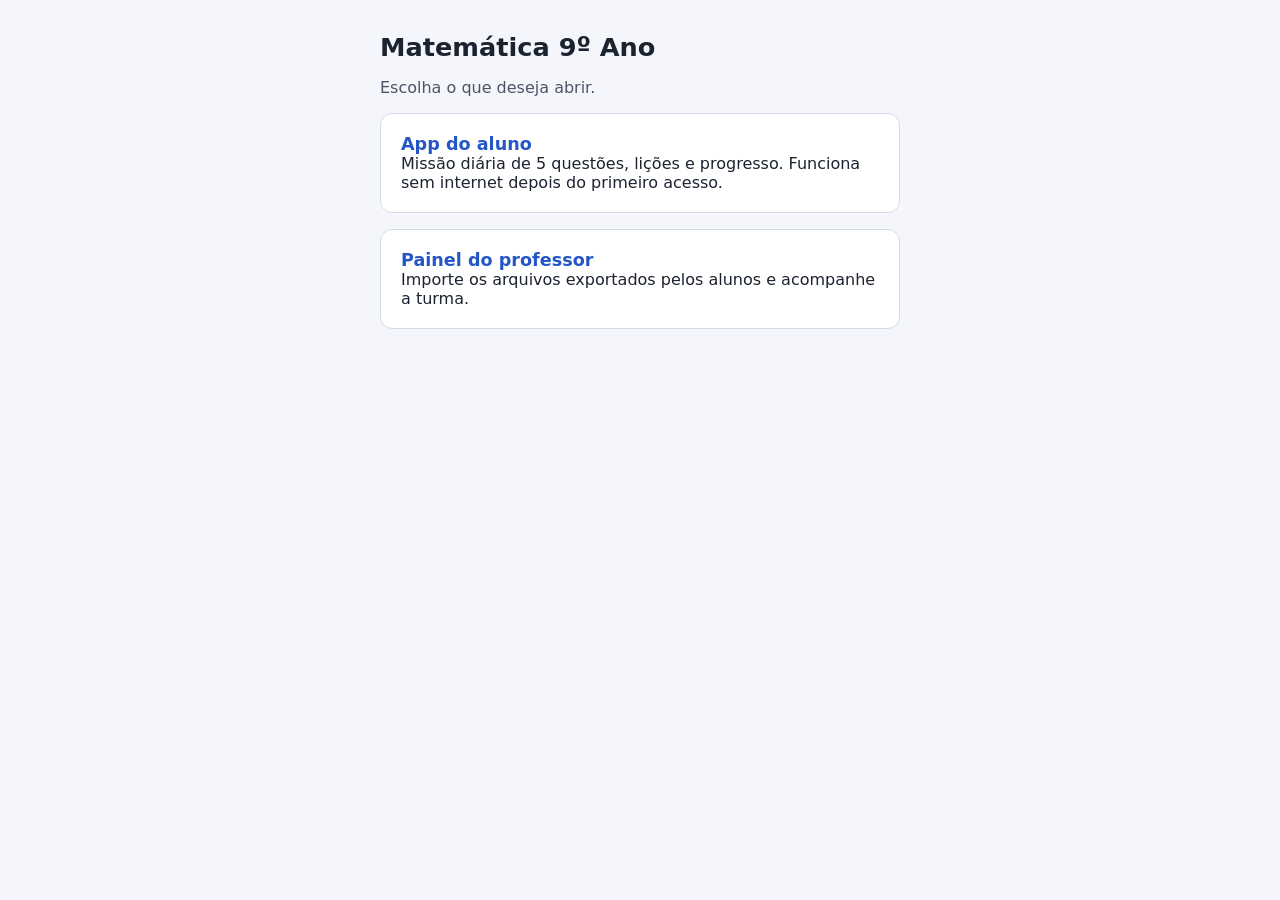
<file: index.html>
<!doctype html>
<html lang="pt-BR">
<head>
  <meta charset="utf-8">
  <meta name="viewport" content="width=device-width, initial-scale=1">
  <title>Matemática 9º Ano</title>
  <style>
    body { margin: 0; font-family: system-ui, sans-serif; background: #f4f6fb; color: #1b2330; }
    main { max-width: 520px; margin: 0 auto; padding: 32px 16px; }
    h1 { font-size: 1.6rem; margin: 0 0 8px; }
    p { color: #4a5568; }
    a.cartao { display: block; margin: 16px 0; padding: 20px; background: #fff; border: 1px solid #d5dbe6; border-radius: 12px; color: inherit; text-decoration: none; }
    a.cartao:hover, a.cartao:focus-visible { border-color: #2457c5; outline: 2px solid #2457c5; }
    a.cartao strong { display: block; font-size: 1.1rem; color: #2457c5; }
  </style>
</head>
<body>
  <main>
    <h1>Matemática 9º Ano</h1>
    <p>Escolha o que deseja abrir.</p>
    <a class="cartao" href="app-matematica-9ano/"><strong>App do aluno</strong>Missão diária de 5 questões, lições e progresso. Funciona sem internet depois do primeiro acesso.</a>
    <a class="cartao" href="painel-professor-9ano/"><strong>Painel do professor</strong>Importe os arquivos exportados pelos alunos e acompanhe a turma.</a>
  </main>
</body>
</html>
</file>
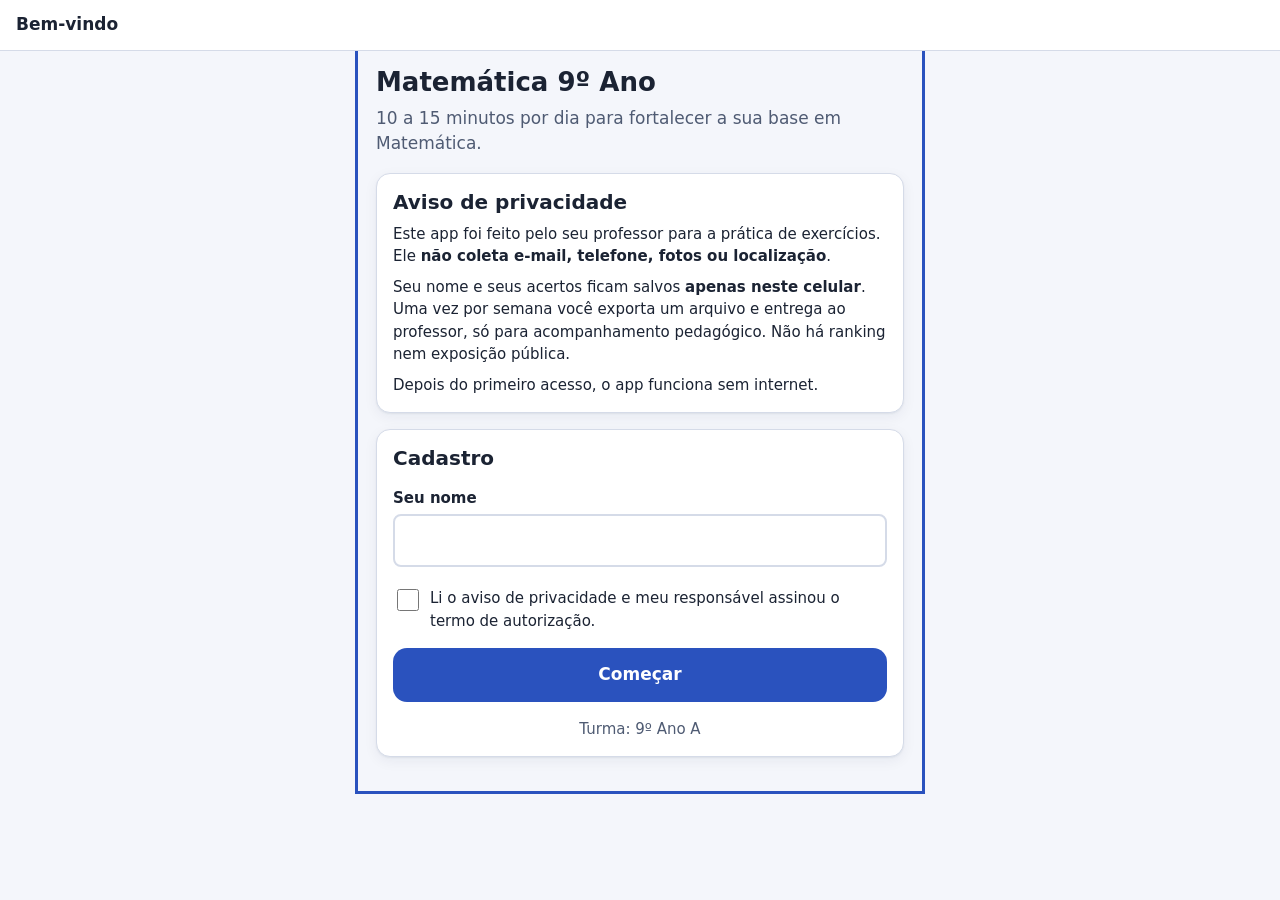
<file: app-matematica-9ano/index.html>
<!doctype html>
<html lang="pt-BR">
<head>
  <meta charset="utf-8">
  <meta name="viewport" content="width=device-width, initial-scale=1, viewport-fit=cover">
  <meta name="theme-color" content="#2a52be">
  <meta name="description" content="Prática diária de Matemática para o 9º ano. Funciona sem internet.">
  <title>Matemática 9º Ano</title>
  <link rel="manifest" href="manifest.webmanifest">
  <link rel="icon" href="icons/icone.svg" type="image/svg+xml">
  <link rel="apple-touch-icon" href="icons/icone-192.png">
  <meta name="apple-mobile-web-app-capable" content="yes">
  <meta name="mobile-web-app-capable" content="yes">
  <meta name="apple-mobile-web-app-title" content="Matemática 9º">
  <link rel="stylesheet" href="css/tokens.css">
  <link rel="stylesheet" href="css/base.css">
  <link rel="stylesheet" href="css/componentes.css">
  <link rel="stylesheet" href="css/telas.css">
</head>
<body class="sem-barra">
  <header class="app-topo">
    <span class="app-topo__titulo" id="titulo-pagina">Matemática 9º Ano</span>
    <span class="pequeno suave" id="topo-extra"></span>
  </header>

  <main id="conteudo" tabindex="-1">
    <p class="carregando">Carregando...</p>
  </main>

  <nav class="barra-inferior" aria-label="Navegação principal">
    <a href="#/home" data-aba="home">
      <svg viewBox="0 0 24 24" fill="none" stroke="currentColor" stroke-width="2" aria-hidden="true">
        <path d="M3 10.5 12 3l9 7.5V21a1 1 0 0 1-1 1h-5v-7H9v7H4a1 1 0 0 1-1-1z"/>
      </svg>
      Início
    </a>
    <a href="#/trilha" data-aba="trilha">
      <svg viewBox="0 0 24 24" fill="none" stroke="currentColor" stroke-width="2" aria-hidden="true">
        <circle cx="6" cy="6" r="2.5"/><circle cx="18" cy="12" r="2.5"/><circle cx="6" cy="18" r="2.5"/>
        <path d="M8.5 6h4a3.5 3.5 0 0 1 0 7H15M15.5 12H11a3 3 0 0 0 0 6H8.5"/>
      </svg>
      Trilha
    </a>
    <a href="#/perfil" data-aba="perfil">
      <svg viewBox="0 0 24 24" fill="none" stroke="currentColor" stroke-width="2" aria-hidden="true">
        <circle cx="12" cy="8" r="4"/><path d="M4 21a8 8 0 0 1 16 0"/>
      </svg>
      Perfil
    </a>
  </nav>

  <noscript>Este aplicativo precisa de JavaScript ativado.</noscript>
  <script src="vendor/dexie.min.js"></script>
  <script type="module" src="js/app.js"></script>
</body>
</html>
</file>
<file: app-matematica-9ano/css/tokens.css>
/* Variaveis de design. Paleta com contraste AA sobre fundo claro e escuro. */
:root {
  --cor-fundo: #f4f6fb;
  --cor-superficie: #ffffff;
  --cor-superficie-2: #eef1f8;
  --cor-borda: #d5dbe8;
  --cor-texto: #1b2333;
  --cor-texto-suave: #4f5b73;

  --cor-primaria: #2a52be;
  --cor-primaria-forte: #1d3d94;
  --cor-primaria-suave: #e3e9fb;
  --cor-sobre-primaria: #ffffff;

  --cor-sucesso: #1e7a46;
  --cor-sucesso-suave: #dff3e7;
  --cor-erro: #b3261e;
  --cor-erro-suave: #fbe3e1;
  --cor-alerta: #8a5a00;
  --cor-alerta-suave: #fff1cf;
  --cor-xp: #6b3fc4;
  --cor-streak: #c2410c;
  --cor-moeda: #8a6a00;

  --fonte: system-ui, -apple-system, "Segoe UI", Roboto, "Noto Sans", Arial, sans-serif;
  --fonte-mono: ui-monospace, "SFMono-Regular", Menlo, Consolas, monospace;
  --texto-xs: 0.8125rem;
  --texto-sm: 0.9375rem;
  --texto-md: 1.0625rem;
  --texto-lg: 1.25rem;
  --texto-xl: 1.625rem;

  --esp-1: 4px;
  --esp-2: 8px;
  --esp-3: 12px;
  --esp-4: 16px;
  --esp-5: 24px;
  --esp-6: 32px;

  --raio: 14px;
  --raio-sm: 8px;
  --sombra: 0 1px 2px rgba(20, 30, 60, 0.06), 0 4px 14px rgba(20, 30, 60, 0.06);
  --altura-barra: 64px;
  --largura-max: 560px;
  --transicao: 160ms ease;
}

@media (prefers-color-scheme: dark) {
  :root {
    --cor-fundo: #11151f;
    --cor-superficie: #1a202d;
    --cor-superficie-2: #232a3a;
    --cor-borda: #333c50;
    --cor-texto: #e8ecf5;
    --cor-texto-suave: #a9b3c8;
    --cor-primaria: #7f9cff;
    --cor-primaria-forte: #a7bbff;
    --cor-primaria-suave: #24305a;
    --cor-sobre-primaria: #0d1530;
    --cor-sucesso: #5fd08f;
    --cor-sucesso-suave: #173826;
    --cor-erro: #ff8a80;
    --cor-erro-suave: #45201d;
    --cor-alerta: #f2c45a;
    --cor-alerta-suave: #3d3012;
    --cor-xp: #b9a0ff;
    --cor-streak: #ff9a62;
    --cor-moeda: #f0cf5a;
    --sombra: 0 1px 2px rgba(0, 0, 0, 0.3);
  }
}
</file>
<file: app-matematica-9ano/css/base.css>
/* Reset e layout mobile-first. */
*,
*::before,
*::after {
  box-sizing: border-box;
}

html {
  -webkit-text-size-adjust: 100%;
}

body {
  margin: 0;
  font-family: var(--fonte);
  font-size: var(--texto-md);
  line-height: 1.5;
  color: var(--cor-texto);
  background: var(--cor-fundo);
  -webkit-tap-highlight-color: transparent;
}

h1, h2, h3, p {
  margin: 0;
}

h1 { font-size: var(--texto-xl); line-height: 1.2; }
h2 { font-size: var(--texto-lg); line-height: 1.25; }
h3 { font-size: var(--texto-md); }

button,
input,
textarea {
  font: inherit;
  color: inherit;
}

button {
  cursor: pointer;
}

img, svg {
  display: block;
  max-width: 100%;
}

:focus-visible {
  outline: 3px solid var(--cor-primaria);
  outline-offset: 2px;
}

sup, sub {
  font-size: 0.7em;
  line-height: 0;
}

/* Estrutura do app */
.app-topo {
  position: sticky;
  top: 0;
  z-index: 5;
  display: flex;
  align-items: center;
  justify-content: space-between;
  gap: var(--esp-3);
  padding: var(--esp-3) var(--esp-4);
  padding-top: calc(var(--esp-3) + env(safe-area-inset-top));
  background: var(--cor-superficie);
  border-bottom: 1px solid var(--cor-borda);
}

.app-topo__titulo {
  font-weight: 700;
  font-size: var(--texto-md);
}

#conteudo {
  max-width: var(--largura-max);
  margin: 0 auto;
  padding: var(--esp-4);
  padding-bottom: calc(var(--altura-barra) + var(--esp-5) + env(safe-area-inset-bottom));
}

body.sem-barra #conteudo {
  padding-bottom: var(--esp-6);
}

.barra-inferior {
  position: fixed;
  left: 0;
  right: 0;
  bottom: 0;
  z-index: 10;
  display: grid;
  grid-template-columns: repeat(3, 1fr);
  height: calc(var(--altura-barra) + env(safe-area-inset-bottom));
  padding-bottom: env(safe-area-inset-bottom);
  background: var(--cor-superficie);
  border-top: 1px solid var(--cor-borda);
}

body.sem-barra .barra-inferior {
  display: none;
}

.barra-inferior a {
  display: flex;
  flex-direction: column;
  align-items: center;
  justify-content: center;
  gap: 2px;
  color: var(--cor-texto-suave);
  text-decoration: none;
  font-size: var(--texto-xs);
  font-weight: 600;
}

.barra-inferior a svg {
  width: 24px;
  height: 24px;
}

.barra-inferior a[aria-current="page"] {
  color: var(--cor-primaria);
}

.pilha > * + * {
  margin-top: var(--esp-4);
}

.pilha-sm > * + * {
  margin-top: var(--esp-2);
}

.linha {
  display: flex;
  align-items: center;
  gap: var(--esp-3);
}

.linha--entre {
  justify-content: space-between;
}

.suave {
  color: var(--cor-texto-suave);
}

.pequeno {
  font-size: var(--texto-sm);
}

.centro {
  text-align: center;
}

.oculto {
  display: none !important;
}

.carregando {
  padding: var(--esp-6) 0;
  text-align: center;
  color: var(--cor-texto-suave);
}

.sr {
  position: absolute;
  width: 1px;
  height: 1px;
  overflow: hidden;
  clip: rect(0 0 0 0);
  white-space: nowrap;
}
</file>
<file: app-matematica-9ano/css/componentes.css>
/* Cards, botoes, barra de XP, alternativas, feedback e fracoes. */
.card {
  background: var(--cor-superficie);
  border: 1px solid var(--cor-borda);
  border-radius: var(--raio);
  padding: var(--esp-4);
  box-shadow: var(--sombra);
}

.card--destaque {
  background: var(--cor-primaria-suave);
  border-color: transparent;
}

.card--alerta {
  background: var(--cor-alerta-suave);
  border-color: transparent;
  color: var(--cor-texto);
}

.rotulo {
  font-size: var(--texto-xs);
  font-weight: 700;
  letter-spacing: 0.04em;
  text-transform: uppercase;
  color: var(--cor-texto-suave);
}

/* Botoes */
.botao {
  display: inline-flex;
  align-items: center;
  justify-content: center;
  gap: var(--esp-2);
  width: 100%;
  min-height: 52px;
  padding: var(--esp-3) var(--esp-4);
  border: 2px solid transparent;
  border-radius: var(--raio);
  background: var(--cor-primaria);
  color: var(--cor-sobre-primaria);
  font-weight: 700;
  font-size: var(--texto-md);
  text-decoration: none;
  transition: transform var(--transicao), background var(--transicao);
}

.botao:active { transform: scale(0.98); }
.botao:disabled { opacity: 0.55; cursor: not-allowed; }

.botao--secundario {
  background: var(--cor-superficie);
  color: var(--cor-primaria);
  border-color: var(--cor-primaria);
}

.botao--fantasma {
  background: transparent;
  color: var(--cor-primaria);
  min-height: 44px;
}

.botao--compacto {
  width: auto;
  min-height: 40px;
  padding: var(--esp-2) var(--esp-3);
  font-size: var(--texto-sm);
}

/* Indicadores */
.indicadores {
  display: grid;
  grid-template-columns: repeat(3, 1fr);
  gap: var(--esp-2);
}

.indicador {
  padding: var(--esp-3) var(--esp-2);
  border-radius: var(--raio-sm);
  background: var(--cor-superficie-2);
  text-align: center;
}

.indicador strong {
  display: block;
  font-size: var(--texto-lg);
}

.indicador--streak strong { color: var(--cor-streak); }
.indicador--xp strong { color: var(--cor-xp); }
.indicador--moeda strong { color: var(--cor-moeda); }

.barra-progresso {
  height: 12px;
  border-radius: 999px;
  background: var(--cor-superficie-2);
  overflow: hidden;
}

.barra-progresso > span {
  display: block;
  height: 100%;
  border-radius: inherit;
  background: var(--cor-xp);
  transition: width 400ms ease;
}

.barra-progresso--dominio > span { background: var(--cor-sucesso); }

.pontos {
  display: flex;
  gap: var(--esp-2);
  justify-content: center;
}

.pontos span {
  width: 28px;
  height: 8px;
  border-radius: 999px;
  background: var(--cor-borda);
}

.pontos .certo { background: var(--cor-sucesso); }
.pontos .errado { background: var(--cor-erro); }
.pontos .atual { background: var(--cor-primaria); }

/* Questao e alternativas */
.enunciado {
  font-size: var(--texto-md);
  line-height: 1.6;
}

.alternativas {
  display: grid;
  gap: var(--esp-2);
  margin: 0;
  padding: 0;
  list-style: none;
}

.alternativa {
  display: flex;
  align-items: center;
  gap: var(--esp-3);
  width: 100%;
  min-height: 56px;
  padding: var(--esp-3);
  text-align: left;
  border: 2px solid var(--cor-borda);
  border-radius: var(--raio);
  background: var(--cor-superficie);
}

.alternativa__letra {
  flex: 0 0 32px;
  height: 32px;
  display: grid;
  place-items: center;
  border-radius: 50%;
  background: var(--cor-superficie-2);
  font-weight: 700;
}

.alternativa:disabled { cursor: default; opacity: 1; }
.alternativa--correta { border-color: var(--cor-sucesso); background: var(--cor-sucesso-suave); }
.alternativa--correta .alternativa__letra { background: var(--cor-sucesso); color: #fff; }
.alternativa--errada { border-color: var(--cor-erro); background: var(--cor-erro-suave); }
.alternativa--errada .alternativa__letra { background: var(--cor-erro); color: #fff; }

.feedback {
  border-radius: var(--raio);
  padding: var(--esp-4);
  border-left: 6px solid;
}

.feedback--acerto { background: var(--cor-sucesso-suave); border-color: var(--cor-sucesso); }
.feedback--erro { background: var(--cor-erro-suave); border-color: var(--cor-erro); }
.feedback__titulo { font-weight: 800; margin-bottom: var(--esp-1); }

/* Fracoes em CSS: <span class="frac"><span>3</span><span>4</span></span> */
.frac {
  display: inline-flex;
  flex-direction: column;
  align-items: center;
  vertical-align: middle;
  margin: 0 2px;
  font-size: 0.92em;
  line-height: 1.1;
}

.frac > span:first-child {
  padding: 0 3px;
  border-bottom: 1.5px solid currentColor;
}
</file>
<file: app-matematica-9ano/css/telas.css>
/* Telas: licao, trilha, badges, formularios e modal. */


/* Licao */
.exemplo {
  border-left: 4px solid var(--cor-primaria);
  padding-left: var(--esp-3);
}

.passos { margin: var(--esp-2) 0 0; padding-left: 0; list-style: none; }
.passos li + li { margin-top: var(--esp-1); }

/* Trilha */
.trilha { list-style: none; margin: 0; padding: 0; display: grid; gap: var(--esp-3); }

.trilha__item {
  display: flex;
  gap: var(--esp-3);
  align-items: center;
}

.trilha__num {
  flex: 0 0 40px;
  height: 40px;
  display: grid;
  place-items: center;
  border-radius: 50%;
  font-weight: 800;
  background: var(--cor-superficie-2);
  color: var(--cor-texto-suave);
}

.trilha__item--atual .trilha__num { background: var(--cor-primaria); color: var(--cor-sobre-primaria); }
.trilha__item--concluido .trilha__num { background: var(--cor-sucesso); color: #fff; }
.trilha__corpo { flex: 1; min-width: 0; }

/* Badges */
.badges { display: grid; grid-template-columns: repeat(3, 1fr); gap: var(--esp-2); }

.badge {
  padding: var(--esp-3) var(--esp-2);
  border-radius: var(--raio-sm);
  text-align: center;
  font-size: var(--texto-xs);
  background: var(--cor-superficie-2);
  color: var(--cor-texto-suave);
  border: 2px dashed var(--cor-borda);
}

.badge strong { display: block; font-size: var(--texto-sm); }
.badge--conquistada {
  border: 2px solid var(--cor-xp);
  color: var(--cor-texto);
  background: var(--cor-superficie);
}

/* Formularios */
.campo { display: grid; gap: var(--esp-1); }
.campo label { font-weight: 600; font-size: var(--texto-sm); }

.campo input,
.campo textarea {
  width: 100%;
  min-height: 48px;
  padding: var(--esp-3);
  border: 2px solid var(--cor-borda);
  border-radius: var(--raio-sm);
  background: var(--cor-superficie);
}

.campo textarea { min-height: 180px; font-family: var(--fonte-mono); font-size: var(--texto-xs); }
.erro-campo { color: var(--cor-erro); font-size: var(--texto-sm); font-weight: 600; }
.caixa-check { display: flex; gap: var(--esp-2); align-items: flex-start; font-size: var(--texto-sm); }
.caixa-check input { width: 22px; height: 22px; margin-top: 2px; flex: 0 0 auto; }

/* Modal */
.modal-fundo {
  position: fixed;
  inset: 0;
  z-index: 50;
  display: flex;
  align-items: flex-end;
  justify-content: center;
  background: rgba(10, 15, 30, 0.55);
}

.modal {
  width: 100%;
  max-width: var(--largura-max);
  max-height: 92vh;
  overflow-y: auto;
  padding: var(--esp-5) var(--esp-4) calc(var(--esp-5) + env(safe-area-inset-bottom));
  border-radius: var(--raio) var(--raio) 0 0;
  background: var(--cor-superficie);
}

.aviso-toast {
  position: fixed;
  left: 50%;
  bottom: calc(var(--altura-barra) + var(--esp-4));
  z-index: 60;
  transform: translateX(-50%);
  max-width: 90vw;
  padding: var(--esp-3) var(--esp-4);
  border-radius: var(--raio-sm);
  background: var(--cor-texto);
  color: var(--cor-fundo);
  font-size: var(--texto-sm);
  font-weight: 600;
}
</file>
